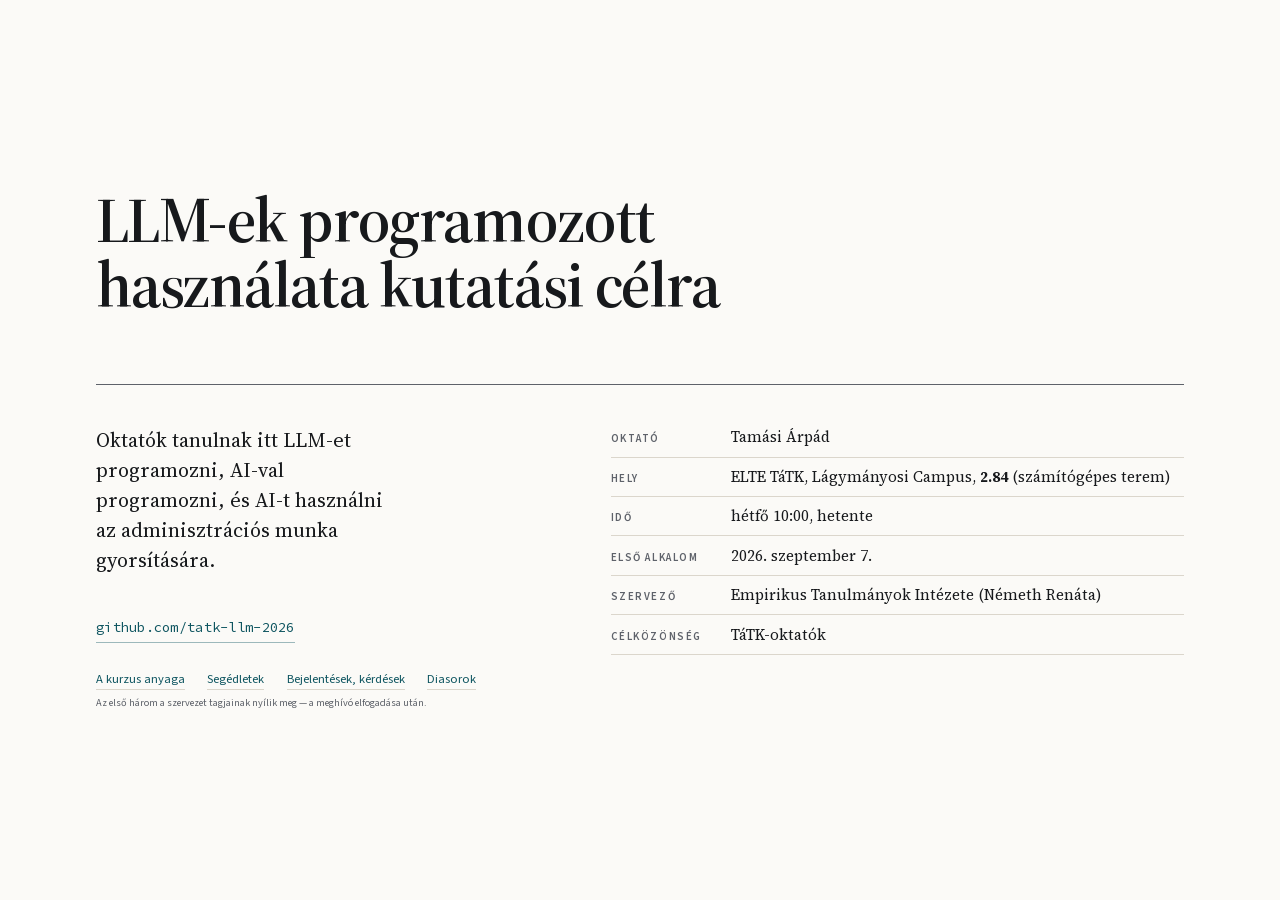
<file: index.html>
<!DOCTYPE html>
<html lang="hu">
<head>
<meta charset="utf-8">
<meta name="viewport" content="width=device-width, initial-scale=1">
<title>LLM-ek programozott használata kutatási célra · ELTE TáTK</title>
<meta name="description" content="Kurzus az ELTE TáTK-n, 2026 őszi félév. Oktató: Tamási Árpád.">
<meta property="og:title" content="LLM-ek programozott használata kutatási célra">
<meta property="og:description" content="ELTE TáTK · 2026 őszi félév">
<meta property="og:locale" content="hu_HU">
<link rel="icon" href="jelkep.svg" type="image/svg+xml">
<link rel="stylesheet" href="betuk/betuk.css">
<link rel="stylesheet" href="tokenek.css">
<link rel="stylesheet" href="stilus.css">
</head>
<body>

<main class="lap">

  <h1>LLM-ek programozott használata kutatási célra</h1>

  <div class="mezo">

    <div>
      <p class="mit">
        Oktatók tanulnak itt LLM-et programozni, AI-val programozni, és AI-t
        használni az adminisztrációs munka gyorsítására.
      </p>

      <p class="ajto">
        <a href="https://github.com/tatk-llm-2026">github.com/tatk-llm-2026</a>
      </p>

      <ul class="resztvevoknek">
        <li><a href="https://github.com/tatk-llm-2026/kurzus">A kurzus anyaga</a></li>
        <li><a href="https://github.com/tatk-llm-2026/kurzus/tree/main/segedletek">Segédletek</a></li>
        <li><a href="https://github.com/tatk-llm-2026/kurzus/discussions">Bejelentések, kérdések</a></li>
        <li><a href="diasorok/">Diasorok</a></li>
      </ul>

      <p class="megjegyzes">
        Az első három a szervezet tagjainak nyílik meg — a meghívó elfogadása után.
      </p>
    </div>

    <dl class="adatok">
    <div><dt>Oktató</dt><dd>Tamási Árpád</dd></div>
    <div><dt>Hely</dt><dd>ELTE TáTK, Lágymányosi Campus, <b>2.84</b> (számítógépes terem)</dd></div>
    <div><dt>Idő</dt><dd>hétfő 10:00, hetente</dd></div>
    <div><dt>Első alkalom</dt><dd>2026. szeptember 7.</dd></div>
    <div><dt>Szervező</dt><dd>Empirikus Tanulmányok Intézete (Németh Renáta)</dd></div>
    <div><dt>Célközönség</dt><dd>TáTK-oktatók</dd></div>
    </dl>

  </div>

</main>

</body>
</html>
</file>
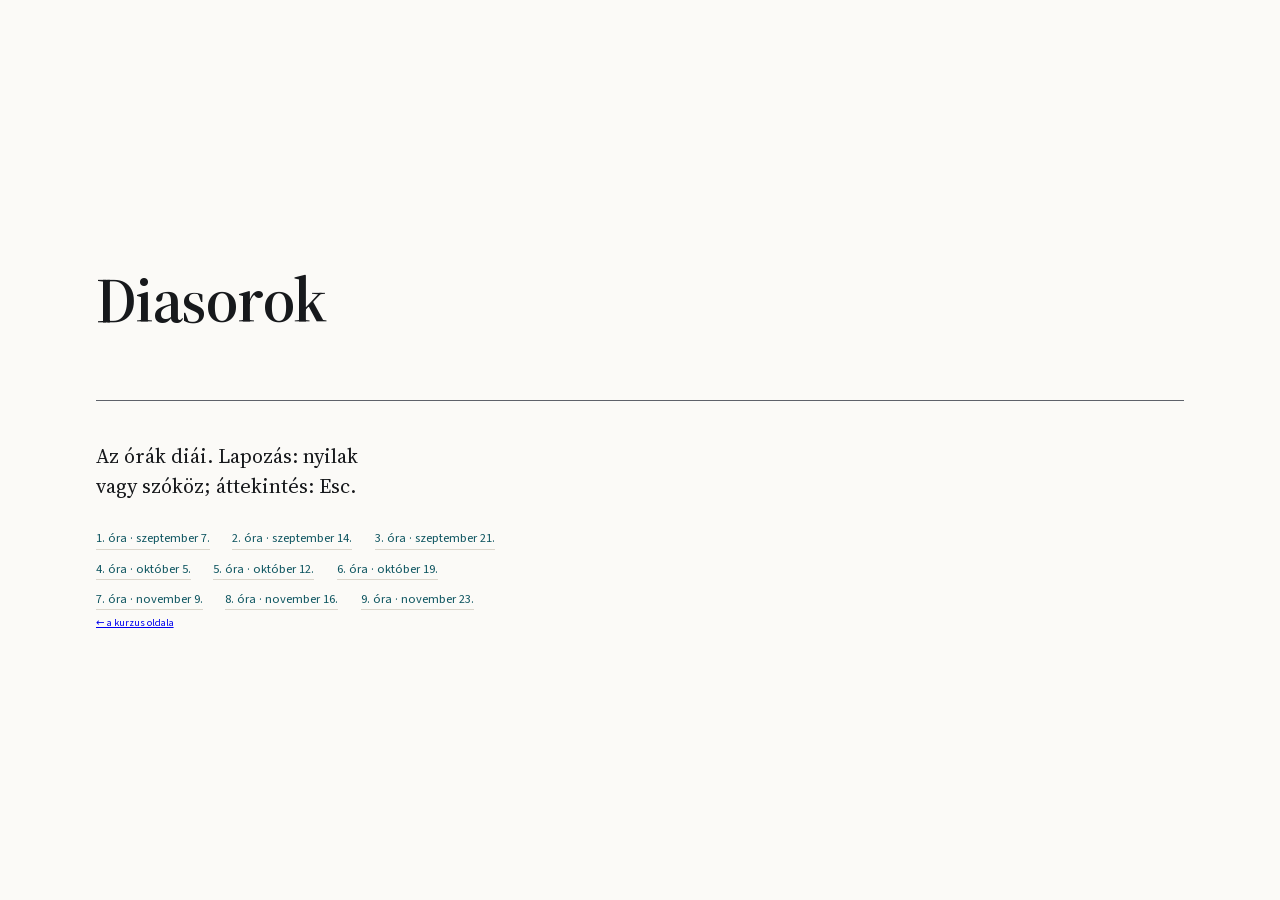
<file: diasorok/index.html>
<!DOCTYPE html>
<html lang="hu">
<head>
<meta charset="utf-8">
<meta name="viewport" content="width=device-width, initial-scale=1">
<title>Diasorok · LLM-ek programozott használata kutatási célra</title>
<link rel="icon" href="../jelkep.svg" type="image/svg+xml">
<link rel="stylesheet" href="../betuk/betuk.css">
<link rel="stylesheet" href="../tokenek.css">
<link rel="stylesheet" href="../stilus.css">
</head>
<body>

<main class="lap">

  <h1>Diasorok</h1>

  <div class="mezo">

    <div>
      <p class="mit">Az órák diái. Lapozás: nyilak vagy szóköz; áttekintés: Esc.</p>

      <ul class="resztvevoknek">
        <li><a href="01-ora.html">1. óra · szeptember 7.</a></li>
        <li><a href="02-ora.html">2. óra · szeptember 14.</a></li>
        <li><a href="03-ora.html">3. óra · szeptember 21.</a></li>
        <li><a href="04-ora.html">4. óra · október 5.</a></li>
        <li><a href="05-ora.html">5. óra · október 12.</a></li>
        <li><a href="06-ora.html">6. óra · október 19.</a></li>
        <li><a href="07-ora.html">7. óra · november 9.</a></li>
        <li><a href="08-ora.html">8. óra · november 16.</a></li>
        <li><a href="09-ora.html">9. óra · november 23.</a></li>
      </ul>

      <p class="megjegyzes"><a href="../">← a kurzus oldala</a></p>
    </div>

  </div>

</main>

</body>
</html>
</file>
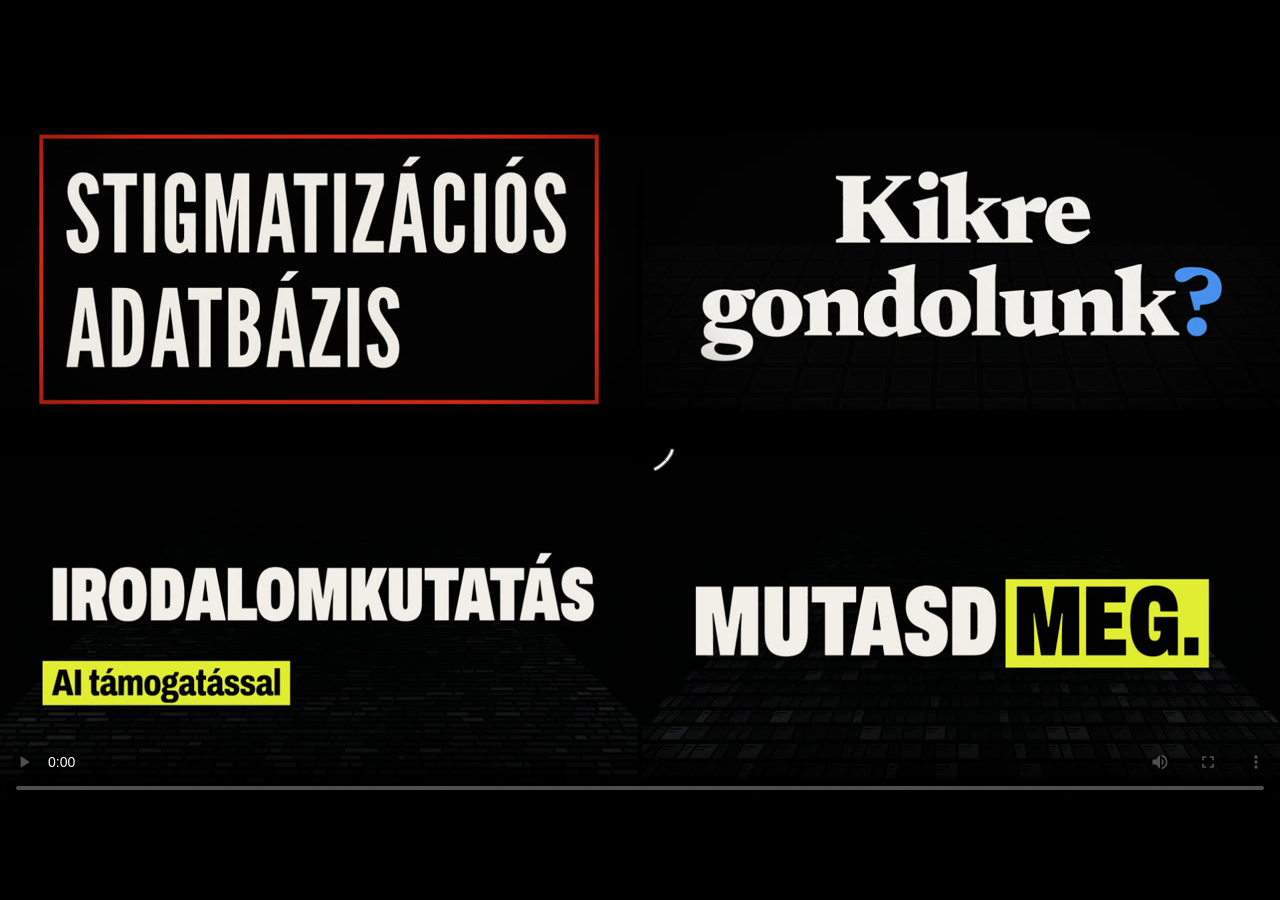
<file: elozetes/index.html>
<!DOCTYPE html>
<html lang="hu">
<head>
<meta charset="utf-8">
<meta name="viewport" content="width=device-width, initial-scale=1">
<title>Előzetes · LLM-ek programozott használata kutatási célra</title>
<meta name="description" content="Előzetes a november 30-i és a december 7-i órához.">
<meta property="og:title" content="Előzetes a hétfői órához">
<meta property="og:image" content="https://tatk-llm-2026.github.io/elozetes/elozetes.jpg">
<meta property="og:locale" content="hu_HU">
<link rel="icon" href="../jelkep.svg" type="image/svg+xml">
<style>
  *, *::before, *::after { box-sizing: border-box; }
  html { color-scheme: dark; }
  body { margin: 0; min-height: 100svh; display: grid; place-items: center; background: #000; }
  video { display: block; width: min(100vw, calc(100svh * 16 / 9)); max-height: 100svh; background: #000; }
</style>
</head>
<body>
<video src="elozetes.mp4" poster="elozetes.jpg" controls playsinline preload="metadata"></video>
</body>
</html>
</file>
<file: betuk/betuk.css>
/* Source Serif 4 · latin-ext · italic */
@font-face {
  font-family: 'Source Serif 4';
  font-style: italic;
  font-weight: 300 700;
  font-display: swap;
  src: url(./SourceSerif4-latin-ext-italic.woff2) format('woff2');
  unicode-range: U+0100-02BA, U+02BD-02C5, U+02C7-02CC, U+02CE-02D7, U+02DD-02FF, U+0304, U+0308, U+0329, U+1D00-1DBF, U+1E00-1E9F, U+1EF2-1EFF, U+2020, U+20A0-20AB, U+20AD-20C0, U+2113, U+2C60-2C7F, U+A720-A7FF;
}

/* Source Serif 4 · latin · italic */
@font-face {
  font-family: 'Source Serif 4';
  font-style: italic;
  font-weight: 300 700;
  font-display: swap;
  src: url(./SourceSerif4-latin-italic.woff2) format('woff2');
  unicode-range: U+0000-00FF, U+0131, U+0152-0153, U+02BB-02BC, U+02C6, U+02DA, U+02DC, U+0304, U+0308, U+0329, U+2000-206F, U+20AC, U+2122, U+2191, U+2193, U+2212, U+2215, U+FEFF, U+FFFD;
}

/* Source Serif 4 · latin-ext */
@font-face {
  font-family: 'Source Serif 4';
  font-style: normal;
  font-weight: 300 700;
  font-display: swap;
  src: url(./SourceSerif4-latin-ext.woff2) format('woff2');
  unicode-range: U+0100-02BA, U+02BD-02C5, U+02C7-02CC, U+02CE-02D7, U+02DD-02FF, U+0304, U+0308, U+0329, U+1D00-1DBF, U+1E00-1E9F, U+1EF2-1EFF, U+2020, U+20A0-20AB, U+20AD-20C0, U+2113, U+2C60-2C7F, U+A720-A7FF;
}

/* Source Serif 4 · latin */
@font-face {
  font-family: 'Source Serif 4';
  font-style: normal;
  font-weight: 300 700;
  font-display: swap;
  src: url(./SourceSerif4-latin.woff2) format('woff2');
  unicode-range: U+0000-00FF, U+0131, U+0152-0153, U+02BB-02BC, U+02C6, U+02DA, U+02DC, U+0304, U+0308, U+0329, U+2000-206F, U+20AC, U+2122, U+2191, U+2193, U+2212, U+2215, U+FEFF, U+FFFD;
}

/* Source Sans 3 · latin-ext · italic */
@font-face {
  font-family: 'Source Sans 3';
  font-style: italic;
  font-weight: 300 700;
  font-display: swap;
  src: url(./SourceSans3-latin-ext-italic.woff2) format('woff2');
  unicode-range: U+0100-02BA, U+02BD-02C5, U+02C7-02CC, U+02CE-02D7, U+02DD-02FF, U+0304, U+0308, U+0329, U+1D00-1DBF, U+1E00-1E9F, U+1EF2-1EFF, U+2020, U+20A0-20AB, U+20AD-20C0, U+2113, U+2C60-2C7F, U+A720-A7FF;
}

/* Source Sans 3 · latin · italic */
@font-face {
  font-family: 'Source Sans 3';
  font-style: italic;
  font-weight: 300 700;
  font-display: swap;
  src: url(./SourceSans3-latin-italic.woff2) format('woff2');
  unicode-range: U+0000-00FF, U+0131, U+0152-0153, U+02BB-02BC, U+02C6, U+02DA, U+02DC, U+0304, U+0308, U+0329, U+2000-206F, U+20AC, U+2122, U+2191, U+2193, U+2212, U+2215, U+FEFF, U+FFFD;
}

/* Source Sans 3 · latin-ext */
@font-face {
  font-family: 'Source Sans 3';
  font-style: normal;
  font-weight: 300 700;
  font-display: swap;
  src: url(./SourceSans3-latin-ext.woff2) format('woff2');
  unicode-range: U+0100-02BA, U+02BD-02C5, U+02C7-02CC, U+02CE-02D7, U+02DD-02FF, U+0304, U+0308, U+0329, U+1D00-1DBF, U+1E00-1E9F, U+1EF2-1EFF, U+2020, U+20A0-20AB, U+20AD-20C0, U+2113, U+2C60-2C7F, U+A720-A7FF;
}

/* Source Sans 3 · latin */
@font-face {
  font-family: 'Source Sans 3';
  font-style: normal;
  font-weight: 300 700;
  font-display: swap;
  src: url(./SourceSans3-latin.woff2) format('woff2');
  unicode-range: U+0000-00FF, U+0131, U+0152-0153, U+02BB-02BC, U+02C6, U+02DA, U+02DC, U+0304, U+0308, U+0329, U+2000-206F, U+20AC, U+2122, U+2191, U+2193, U+2212, U+2215, U+FEFF, U+FFFD;
}

/* Source Code Pro · latin-ext */
@font-face {
  font-family: 'Source Code Pro';
  font-style: normal;
  font-weight: 400 600;
  font-display: swap;
  src: url(./SourceCodePro-latin-ext.woff2) format('woff2');
  unicode-range: U+0100-02BA, U+02BD-02C5, U+02C7-02CC, U+02CE-02D7, U+02DD-02FF, U+0304, U+0308, U+0329, U+1D00-1DBF, U+1E00-1E9F, U+1EF2-1EFF, U+2020, U+20A0-20AB, U+20AD-20C0, U+2113, U+2C60-2C7F, U+A720-A7FF;
}

/* Source Code Pro · latin */
@font-face {
  font-family: 'Source Code Pro';
  font-style: normal;
  font-weight: 400 600;
  font-display: swap;
  src: url(./SourceCodePro-latin.woff2) format('woff2');
  unicode-range: U+0000-00FF, U+0131, U+0152-0153, U+02BB-02BC, U+02C6, U+02DA, U+02DC, U+0304, U+0308, U+0329, U+2000-206F, U+20AC, U+2122, U+2191, U+2193, U+2212, U+2215, U+FEFF, U+FFFD;
}
</file>
<file: tokenek.css>
/* ---------------------------------------------------------------------------
   LLM-kurzus · arculati tokenek
   ELTE TáTK, 2026 ősz

   Ez az egyetlen hely, ahol szín és méret SZÁM-ként szerepel. Minden más
   fájl (kurzus.css, artifactok, jövőbeli felületek) csak hivatkozik rájuk.
   Ha az arculatot cserélni akarod, ezt a fájlt írod át, nem a többit.

   A névadás magyar, mert a kurzus magyar. A háromféle jelentéstani szín
   (állítás / csapda / mérés) a kurzus gondolatmenete: valaki állít valamit,
   van benne egy csapda, és van, amit meg lehet mérni.
--------------------------------------------------------------------------- */

:root {
  /* --- Felület és tinta ------------------------------------------------- */
  --papir:          #FBFAF7;   /* alap háttér, meleg törtfehér, nem vakít */
  --papir-melyebb:  #F1EEE7;   /* kiemelt doboz, táblázat fejléce */
  --tinta:          #17191C;   /* főszöveg */
  --tinta-halvany:  #5E626A;   /* metaadat, forrás, alcím */
  --vonal:          #DBD6CC;   /* hajszálvonal, keret */

  /* --- Jelentéstani színek ---------------------------------------------- */
  /* állítás — amit a világ állít: lelkes, csábító, még nem ellenőrzött */
  --allitas:         #9A6B10;
  --allitas-halvany: #F6EEDC;
  /* csapda — ami elromlik, ha nem nézel oda */
  --csapda:          #96360F;
  --csapda-halvany:  #F7E7DF;
  /* mérés — amit számmal alá lehet támasztani; ez a kurzus alaphangja */
  --meres:           #0E5560;
  --meres-halvany:   #E2EDEF;

  /* --- Tipográfia ------------------------------------------------------- */
  --betu-proza:  "Source Serif 4", Charter, Georgia, serif;
  --betu-jelzes: "Source Sans 3", -apple-system, "Segoe UI", system-ui, sans-serif;
  --betu-kod:    "Source Code Pro", ui-monospace, Menlo, monospace;

  --meret-alap:   30px;   /* diaszöveg alapmérete 1280×720-as vásznon */
  --meret-nagy:   1.35rem;
  --meret-kicsi:  0.78rem;
  --meret-apro:   0.64rem;

  --sorkoz:       1.42;
  --sorkoz-cim:   1.12;

  /* --- Ritmus ----------------------------------------------------------- */
  --koz-1: 0.32rem;
  --koz-2: 0.64rem;
  --koz-3: 1.05rem;
  --koz-4: 1.7rem;
  --koz-5: 2.8rem;

  --keret: 3px;           /* a bal oldali jelölősáv vastagsága */
  --lekerekites: 3px;     /* alig — ez nem termékfelület, ez nyomtatvány */
}

/* --- Sötét változat -------------------------------------------------------
   Vetítéshez sötétített teremben, vagy egy-egy kiemelt diához: `.sotet`.
   Csak a felületi tokenek fordulnak meg, a jelentéstani színek világosodnak,
   hogy a kontraszt megmaradjon.
-------------------------------------------------------------------------- */
.sotet, :root[data-arculat="sotet"] {
  --papir:          #14161A;
  --papir-melyebb:  #1E2127;
  --tinta:          #F2F0EB;
  --tinta-halvany:  #A2A7B0;
  --vonal:          #474E59;

  --allitas:         #E0B45A;
  --allitas-halvany: #2A2418;
  --csapda:          #E88355;
  --csapda-halvany:  #2C1C14;
  --meres:           #6FC4D2;
  --meres-halvany:   #14282D;
}

/* Böngészős felületen (honlap, artifact) a gép beállítása is számítson, még
   mielőtt bármilyen szkript lefutna — különben a sötétre állított látogató
   először a világos lapot villantja fel. A `data-arculat="vilagos"` explicit
   választás felülírja. Vetítésnél ennek nincs hatása: ott az osztály dönt. */
@media (prefers-color-scheme: dark) {
  :root:not([data-arculat="vilagos"]):not([data-arculat="sotet"]) {
    --papir:          #14161A;
    --papir-melyebb:  #1E2127;
    --tinta:          #F2F0EB;
    --tinta-halvany:  #A2A7B0;
    --vonal:          #474E59;

    --allitas:         #E0B45A;
    --allitas-halvany: #2A2418;
    --csapda:          #E88355;
    --csapda-halvany:  #2C1C14;
    --meres:           #6FC4D2;
    --meres-halvany:   #14282D;
  }
}
</file>
<file: stilus.css>
/* ---------------------------------------------------------------------------
   LLM-kurzus · nyilvános oldal
   tatk-llm-2026 · ELTE TáTK

   Címlap: egy képernyő, görgetés nélkül. Papírfelület, nagy cím, alatta két
   mező. Szín és méret SZÁM-ként csak a tokenek.css-ben szerepel.

   JavaScript nincs.
--------------------------------------------------------------------------- */

:root {
  --felulet: var(--papir);
  --festek:  var(--tinta);
}

*, *::before, *::after { box-sizing: border-box; }

html { -webkit-text-size-adjust: 100%; color-scheme: light; }
@media (prefers-color-scheme: dark) { html { color-scheme: dark; } }

body {
  margin: 0;
  min-height: 100svh;
  display: grid;
  align-content: center;
  padding: clamp(2rem, 7vw, 5.5rem) clamp(1.5rem, 7vw, 6rem);
  background: var(--felulet);
  color: var(--festek);
  font-family: var(--betu-proza);
  line-height: 1.5;
  font-variant-numeric: oldstyle-nums;
  -webkit-font-smoothing: antialiased;
  text-rendering: optimizeLegibility;
}

.lap { width: 100%; max-width: 68rem; margin-inline: auto; }

/* --- A cím viszi a lapot -------------------------------------------------- */
h1 {
  margin: 0;
  max-width: 24ch;
  text-wrap: balance;
  font-size: clamp(2.2rem, 5.4vw, 4.05rem);
  font-weight: 600;
  line-height: 0.99;
  letter-spacing: -0.024em;
}

/* --- Alsó mező: balra a mondat és az ajtó, jobbra a fejadatok ------------- */
.mezo {
  display: grid;
  grid-template-columns: minmax(0, 0.88fr) minmax(0, 1.12fr);
  gap: clamp(2rem, 5vw, 4.5rem);
  align-items: start;
  margin-top: clamp(2.2rem, 6vw, 4.2rem);
  padding-top: clamp(1.6rem, 4vw, 2.6rem);
  border-top: 1px solid var(--tinta-halvany);
}

.mit {
  margin: 0;
  max-width: 30ch;
  font-size: clamp(1.06rem, 0.98rem + 0.35vw, 1.28rem);
  line-height: 1.48;
}

.ajto { margin: clamp(1.6rem, 4vw, 2.4rem) 0 0; }
.ajto a {
  display: inline-block;
  font-family: var(--betu-kod);
  font-size: 0.86rem;
  letter-spacing: 0.02em;
  color: var(--meres);
  text-decoration: none;
  padding-bottom: 0.3em;
  border-bottom: 1px solid color-mix(in srgb, var(--meres) 40%, transparent);
  transition: border-color 0.18s ease-out;
}
.ajto a:hover { border-bottom-color: var(--meres); }
.ajto a:focus-visible {
  outline: 2px solid var(--meres);
  outline-offset: 4px;
  border-radius: var(--lekerekites);
}

/* --- Fejadatok ------------------------------------------------------------ */
.adatok { margin: 0; }
.adatok > div {
  display: grid;
  grid-template-columns: 6.9rem minmax(0, 1fr);
  gap: var(--koz-2);
  align-items: baseline;
  padding: 0.52em 0;
  border-bottom: 1px solid var(--vonal);
}
.adatok > div:first-child { padding-top: 0; }
.adatok dt {
  font-family: var(--betu-jelzes);
  font-size: 0.685rem;
  font-weight: 600;
  letter-spacing: 0.145em;
  text-transform: uppercase;
  color: var(--tinta-halvany);
}
.adatok dd {
  margin: 0;
  font-size: 0.94rem;
  line-height: 1.45;
}
.adatok b { font-weight: 650; }

::selection { background: var(--meres); color: var(--papir); }

/* --- Szűkebb képernyők ---------------------------------------------------- */
@media (max-width: 56rem) {
  body { align-content: start; }
  .mezo { grid-template-columns: 1fr; gap: clamp(1.8rem, 6vw, 2.6rem); }
  h1 { max-width: 16ch; }
}

@media (max-width: 26rem) {
  .adatok > div { grid-template-columns: 1fr; gap: 0; padding: 0.5em 0; }
}

/* --- Résztvevőknek: a privát repóba vezető linkek -------------------------- */
.resztvevoknek {
  list-style: none;
  margin: clamp(1rem, 2.5vw, 1.4rem) 0 0;
  padding: 0;
  display: flex;
  flex-wrap: wrap;
  gap: 0.4em 1.4em;
}
.resztvevoknek a {
  font-family: var(--betu-jelzes);
  font-size: var(--meret-kicsi);
  color: var(--meres);
  text-decoration: none;
  border-bottom: 1px solid var(--vonal);
  padding-bottom: 0.1em;
}
.resztvevoknek a:hover { border-bottom-color: var(--meres); }
.megjegyzes {
  font-family: var(--betu-jelzes);
  font-size: var(--meret-apro);
  color: var(--tinta-halvany);
  margin: 0.7em 0 0;
}
</file>
